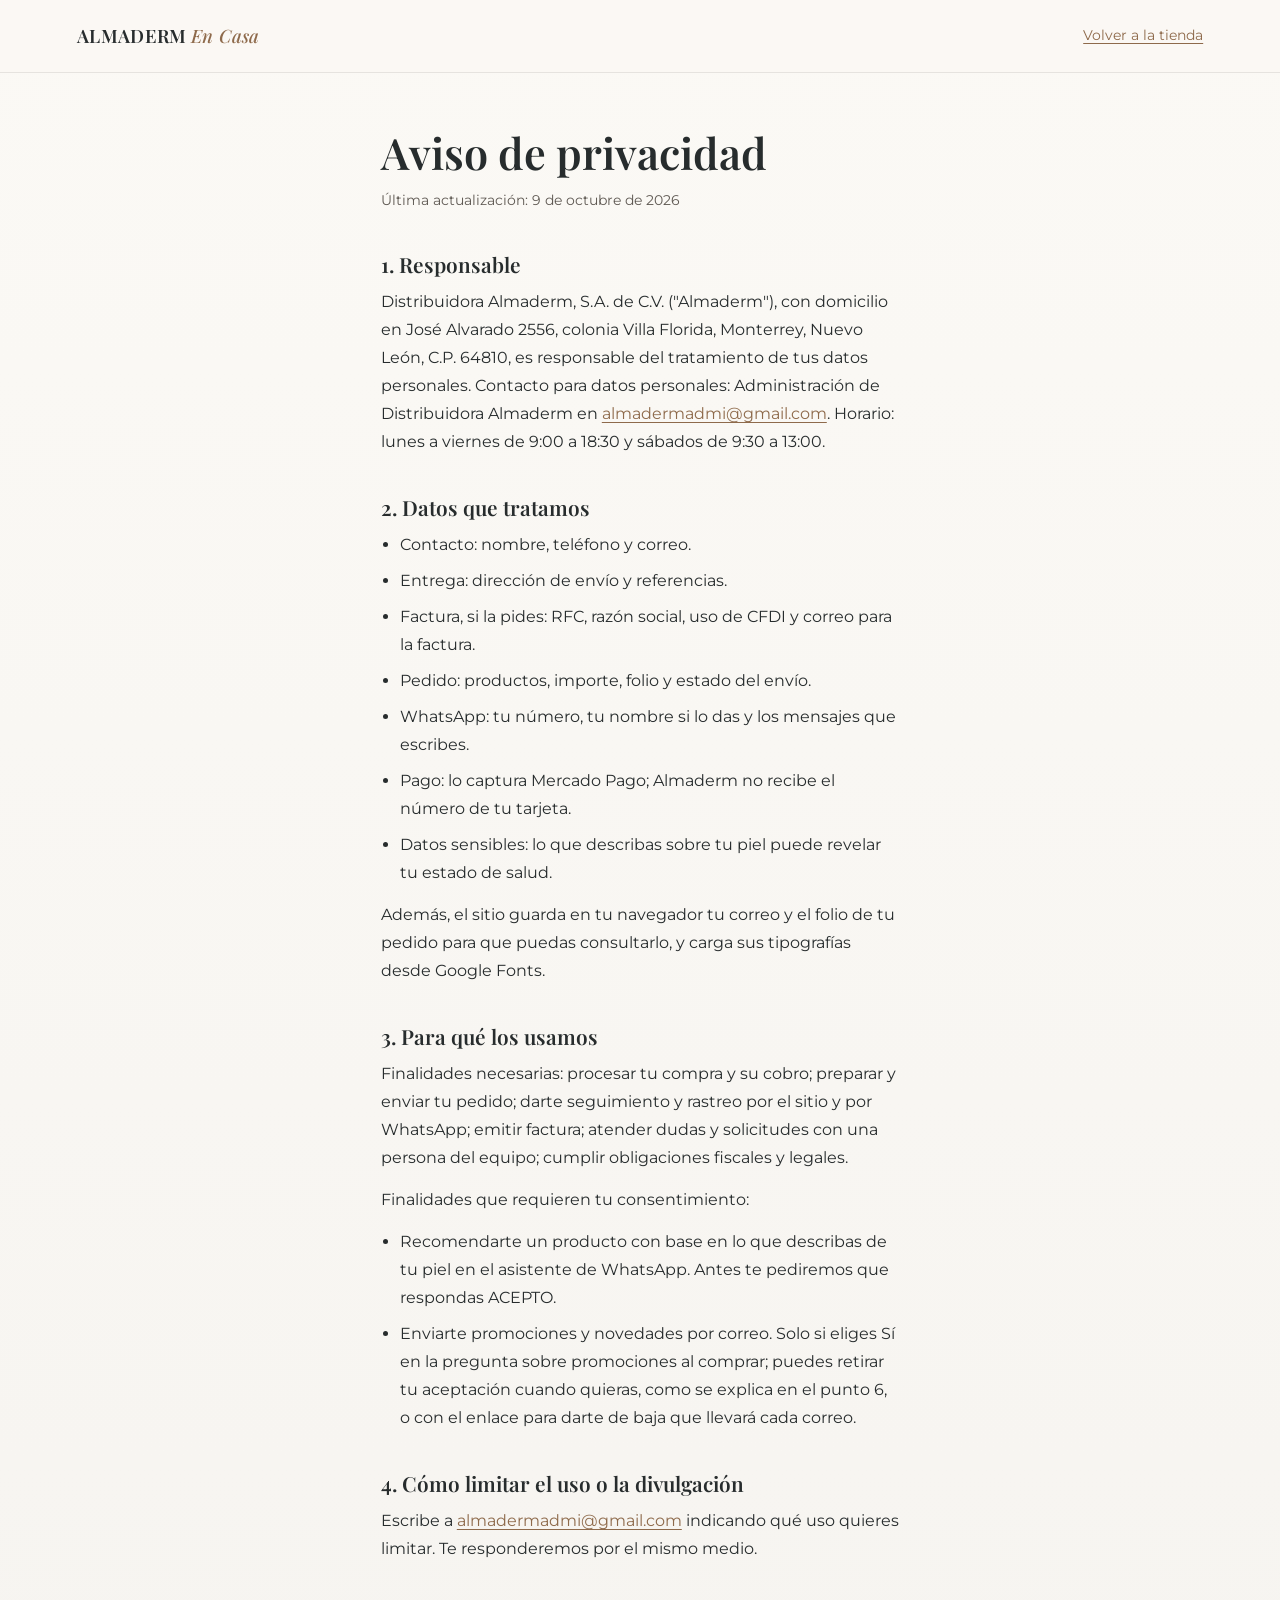
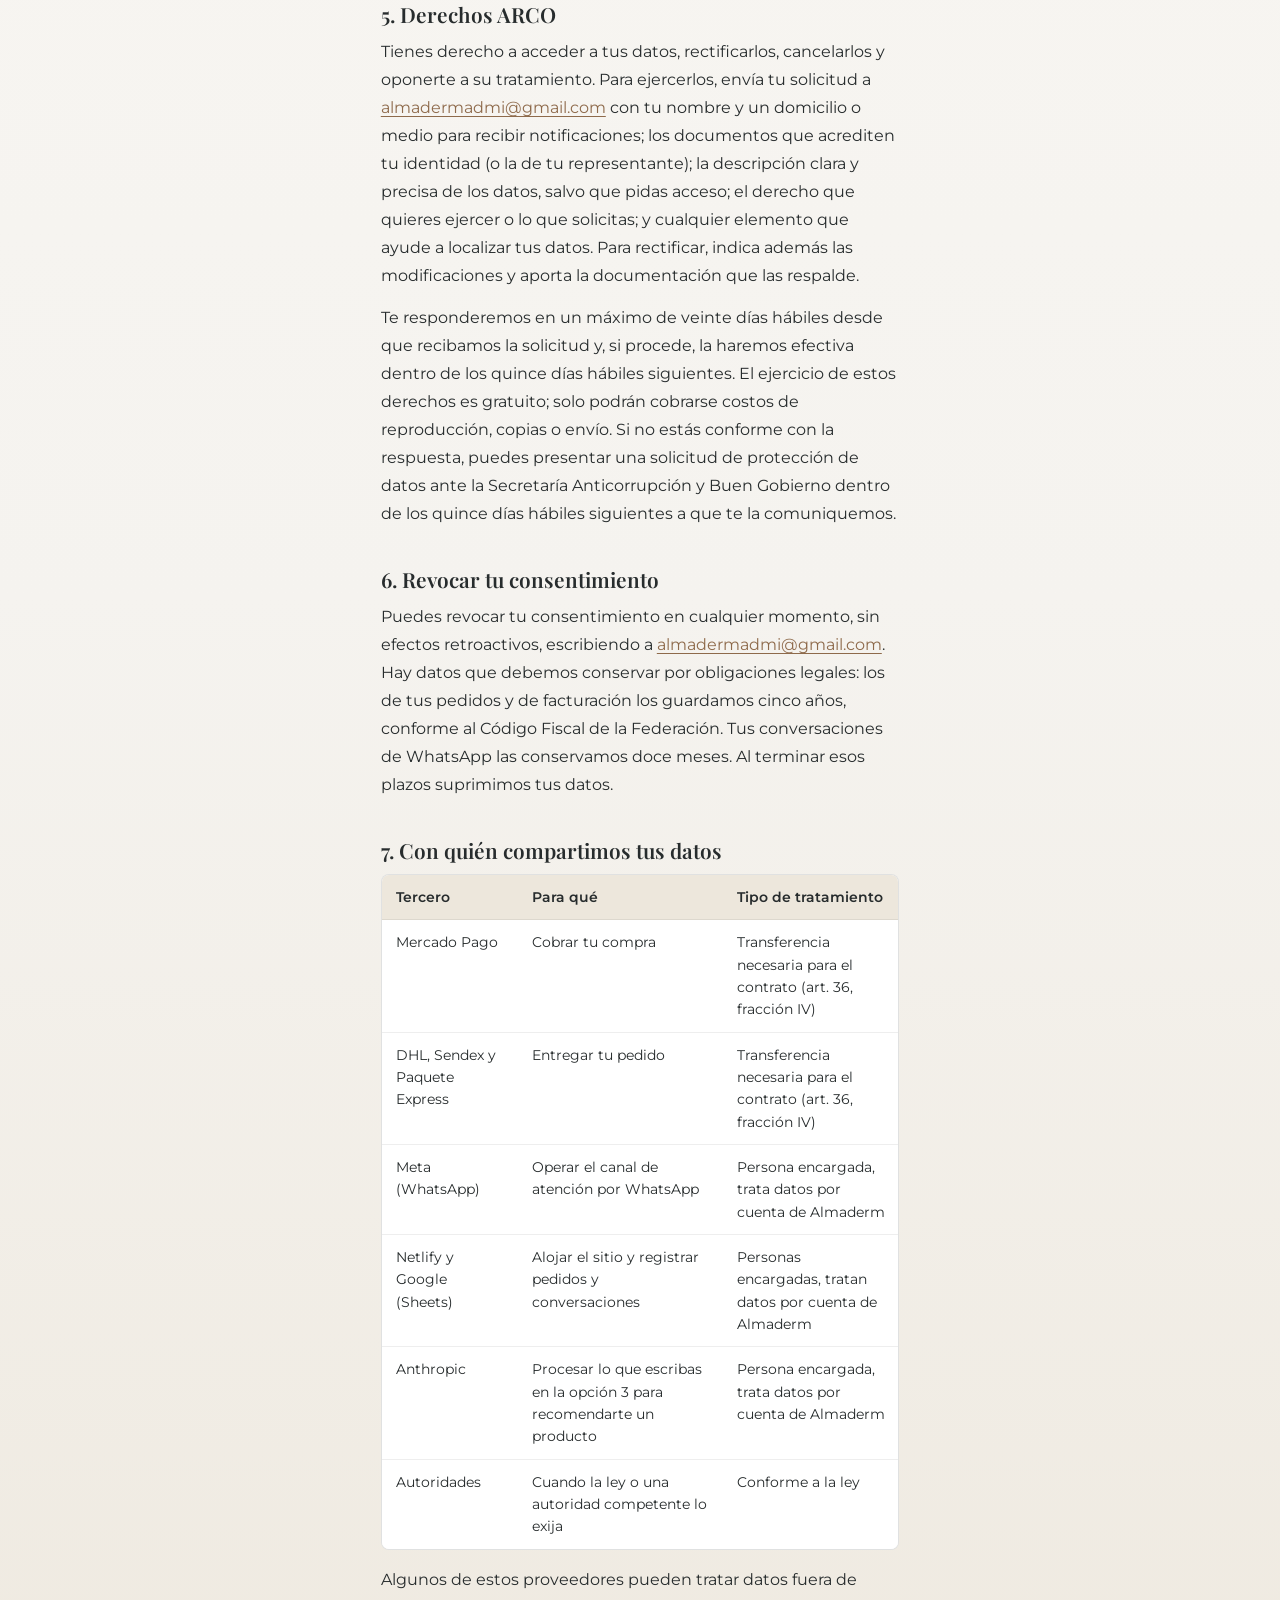
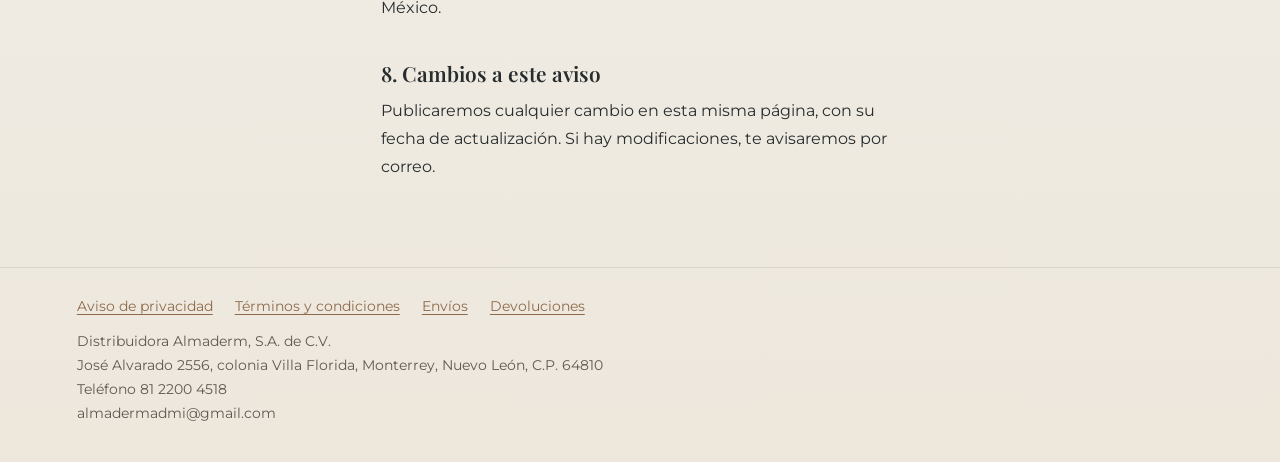
<file: aviso-privacidad.html>
<!DOCTYPE html>
<html lang="es">
<head>
<meta charset="UTF-8">
<meta name="viewport" content="width=device-width, initial-scale=1.0">
<title>Aviso de privacidad | Almaderm En Casa</title>
<meta name="description" content="Aviso de privacidad integral de Almaderm En Casa: qué datos tratamos, para qué, con quién los compartimos y cómo ejercer tus derechos.">
<link rel="icon" type="image/svg+xml" href="[data-uri]">
<link rel="preconnect" href="https://fonts.googleapis.com">
<link href="https://fonts.googleapis.com/css2?family=Playfair+Display:wght@500;600;700&family=Montserrat:wght@400;500;600&display=swap" rel="stylesheet">
<link rel="stylesheet" href="/legal.css">
</head>
<body>

<header class="topbar">
  <a class="wordmark" href="/">ALMADERM <span>En Casa</span></a>
  <a class="back" href="/">Volver a la tienda</a>
</header>

<main>
  <h1>Aviso de privacidad</h1>
  <p class="updated">Última actualización: 9 de octubre de 2026</p>

  <h2>1. Responsable</h2>
  <p>Distribuidora Almaderm, S.A. de C.V. ("Almaderm"), con domicilio en José Alvarado 2556, colonia Villa Florida, Monterrey, Nuevo León, C.P. 64810, es responsable del tratamiento de tus datos personales. Contacto para datos personales: Administración de Distribuidora Almaderm en <a href="mailto:almadermadmi@gmail.com">almadermadmi@gmail.com</a>. Horario: lunes a viernes de 9:00 a 18:30 y sábados de 9:30 a 13:00.</p>

  <h2>2. Datos que tratamos</h2>
  <ul>
    <li>Contacto: nombre, teléfono y correo.</li>
    <li>Entrega: dirección de envío y referencias.</li>
    <li>Factura, si la pides: RFC, razón social, uso de CFDI y correo para la factura.</li>
    <li>Pedido: productos, importe, folio y estado del envío.</li>
    <li>WhatsApp: tu número, tu nombre si lo das y los mensajes que escribes.</li>
    <li>Pago: lo captura Mercado Pago; Almaderm no recibe el número de tu tarjeta.</li>
    <li>Datos sensibles: lo que describas sobre tu piel puede revelar tu estado de salud.</li>
  </ul>
  <p>Además, el sitio guarda en tu navegador tu correo y el folio de tu pedido para que puedas consultarlo, y carga sus tipografías desde Google Fonts.</p>

  <h2>3. Para qué los usamos</h2>
  <p>Finalidades necesarias: procesar tu compra y su cobro; preparar y enviar tu pedido; darte seguimiento y rastreo por el sitio y por WhatsApp; emitir factura; atender dudas y solicitudes con una persona del equipo; cumplir obligaciones fiscales y legales.</p>
  <p>Finalidades que requieren tu consentimiento:</p>
  <ul>
    <li>Recomendarte un producto con base en lo que describas de tu piel en el asistente de WhatsApp. Antes te pediremos que respondas ACEPTO.</li>
    <li>Enviarte promociones y novedades por correo. Solo si eliges Sí en la pregunta sobre promociones al comprar; puedes retirar tu aceptación cuando quieras, como se explica en el punto 6, o con el enlace para darte de baja que llevará cada correo.</li>
  </ul>

  <h2>4. Cómo limitar el uso o la divulgación</h2>
  <p>Escribe a <a href="mailto:almadermadmi@gmail.com">almadermadmi@gmail.com</a> indicando qué uso quieres limitar. Te responderemos por el mismo medio.</p>

  <h2>5. Derechos ARCO</h2>
  <p>Tienes derecho a acceder a tus datos, rectificarlos, cancelarlos y oponerte a su tratamiento. Para ejercerlos, envía tu solicitud a <a href="mailto:almadermadmi@gmail.com">almadermadmi@gmail.com</a> con tu nombre y un domicilio o medio para recibir notificaciones; los documentos que acrediten tu identidad (o la de tu representante); la descripción clara y precisa de los datos, salvo que pidas acceso; el derecho que quieres ejercer o lo que solicitas; y cualquier elemento que ayude a localizar tus datos. Para rectificar, indica además las modificaciones y aporta la documentación que las respalde.</p>
  <p>Te responderemos en un máximo de veinte días hábiles desde que recibamos la solicitud y, si procede, la haremos efectiva dentro de los quince días hábiles siguientes. El ejercicio de estos derechos es gratuito; solo podrán cobrarse costos de reproducción, copias o envío. Si no estás conforme con la respuesta, puedes presentar una solicitud de protección de datos ante la Secretaría Anticorrupción y Buen Gobierno dentro de los quince días hábiles siguientes a que te la comuniquemos.</p>

  <h2>6. Revocar tu consentimiento</h2>
  <p>Puedes revocar tu consentimiento en cualquier momento, sin efectos retroactivos, escribiendo a <a href="mailto:almadermadmi@gmail.com">almadermadmi@gmail.com</a>. Hay datos que debemos conservar por obligaciones legales: los de tus pedidos y de facturación los guardamos cinco años, conforme al Código Fiscal de la Federación. Tus conversaciones de WhatsApp las conservamos doce meses. Al terminar esos plazos suprimimos tus datos.</p>

  <h2>7. Con quién compartimos tus datos</h2>
  <div class="table-wrap">
    <table>
      <thead>
        <tr>
          <th scope="col">Tercero</th>
          <th scope="col">Para qué</th>
          <th scope="col">Tipo de tratamiento</th>
        </tr>
      </thead>
      <tbody>
        <tr>
          <td>Mercado Pago</td>
          <td>Cobrar tu compra</td>
          <td>Transferencia necesaria para el contrato (art. 36, fracción IV)</td>
        </tr>
        <tr>
          <td>DHL, Sendex y Paquete Express</td>
          <td>Entregar tu pedido</td>
          <td>Transferencia necesaria para el contrato (art. 36, fracción IV)</td>
        </tr>
        <tr>
          <td>Meta (WhatsApp)</td>
          <td>Operar el canal de atención por WhatsApp</td>
          <td>Persona encargada, trata datos por cuenta de Almaderm</td>
        </tr>
        <tr>
          <td>Netlify y Google (Sheets)</td>
          <td>Alojar el sitio y registrar pedidos y conversaciones</td>
          <td>Personas encargadas, tratan datos por cuenta de Almaderm</td>
        </tr>
        <tr>
          <td>Anthropic</td>
          <td>Procesar lo que escribas en la opción 3 para recomendarte un producto</td>
          <td>Persona encargada, trata datos por cuenta de Almaderm</td>
        </tr>
        <tr>
          <td>Autoridades</td>
          <td>Cuando la ley o una autoridad competente lo exija</td>
          <td>Conforme a la ley</td>
        </tr>
      </tbody>
    </table>
  </div>
  <p>Algunos de estos proveedores pueden tratar datos fuera de México.</p>

  <h2>8. Cambios a este aviso</h2>
  <p>Publicaremos cualquier cambio en esta misma página, con su fecha de actualización. Si hay modificaciones, te avisaremos por correo.</p>
</main>

<footer class="site-footer">
  <nav aria-label="Políticas del sitio">
    <a href="/aviso-privacidad.html">Aviso de privacidad</a>
    <a href="/terminos.html">Términos y condiciones</a>
    <a href="/envios.html">Envíos</a>
    <a href="/devoluciones.html">Devoluciones</a>
  </nav>
  <p>Distribuidora Almaderm, S.A. de C.V.</p>
  <p>José Alvarado 2556, colonia Villa Florida, Monterrey, Nuevo León, C.P. 64810</p>
  <p>Teléfono 81 2200 4518</p>
  <p>almadermadmi@gmail.com</p>
</footer>

</body>
</html>
</file>
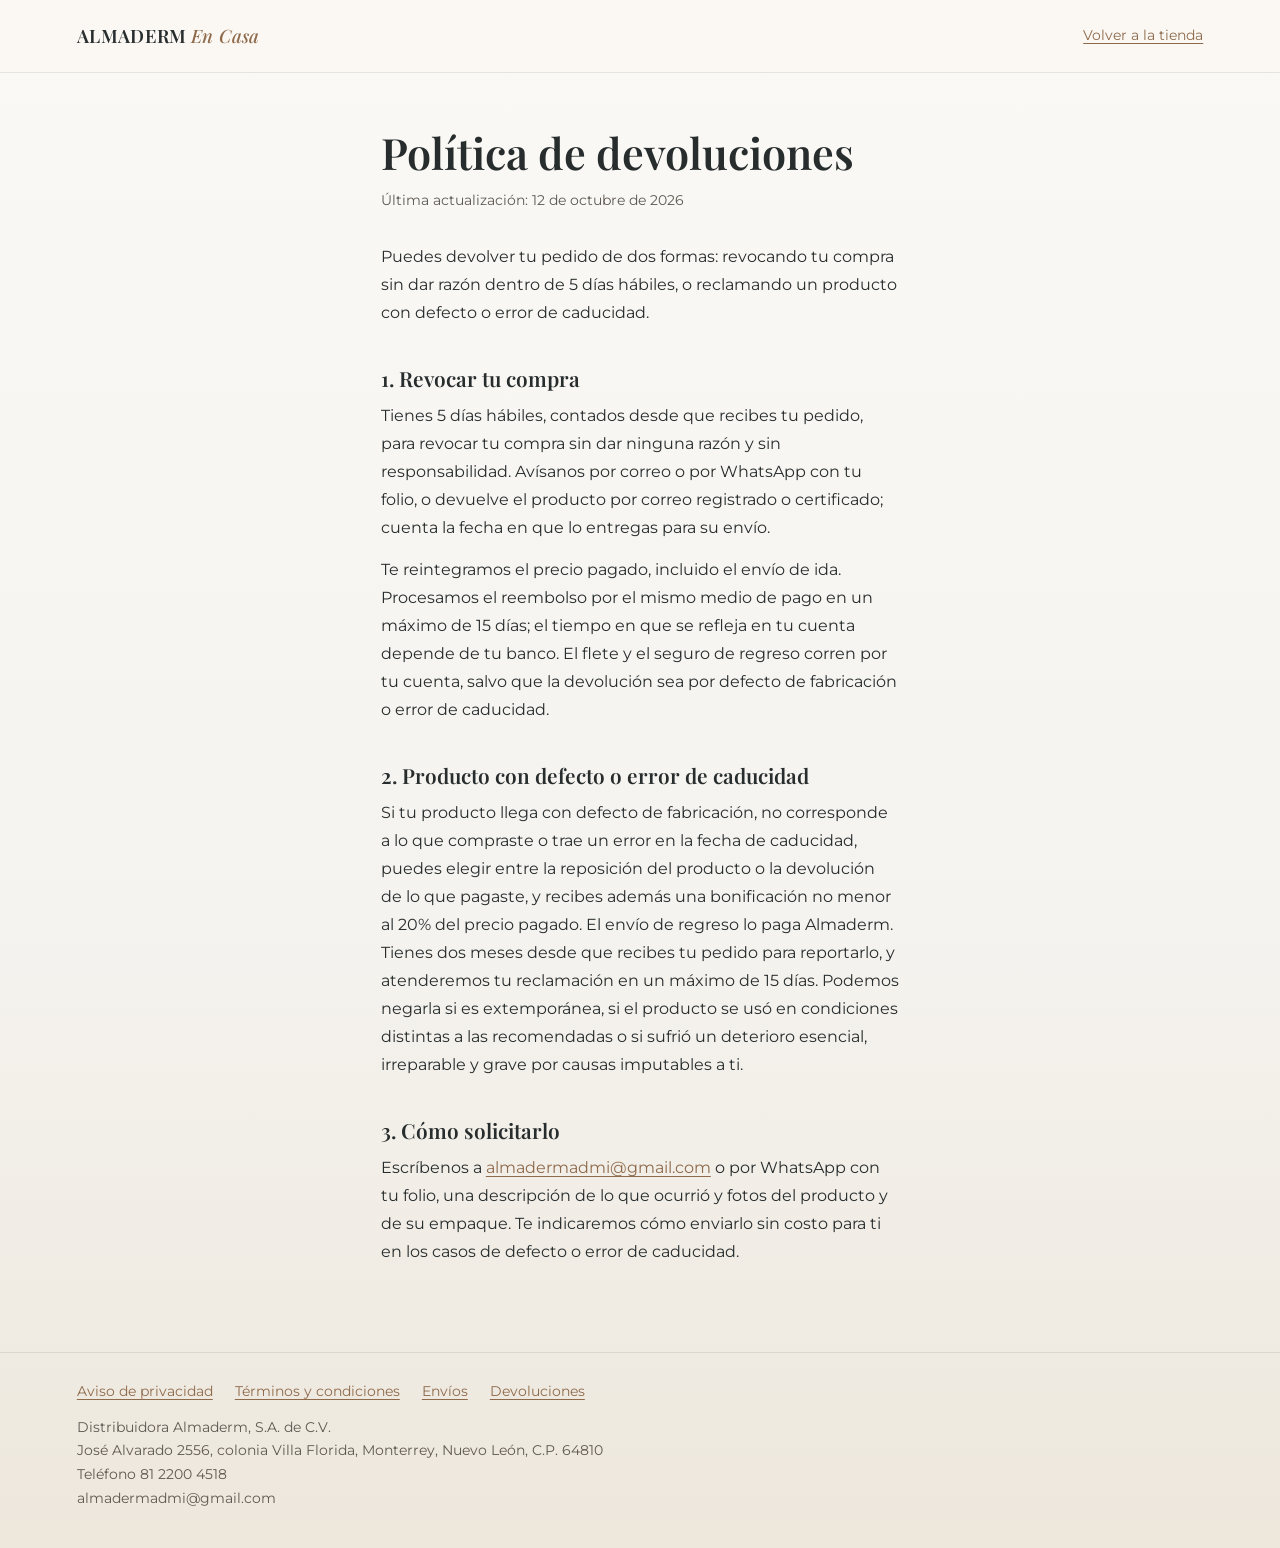
<file: devoluciones.html>
<!DOCTYPE html>
<html lang="es">
<head>
<meta charset="UTF-8">
<meta name="viewport" content="width=device-width, initial-scale=1.0">
<title>Política de devoluciones | Almaderm En Casa</title>
<meta name="description" content="Política de devoluciones de Almaderm En Casa: revocación de compra en 5 días hábiles y reclamo por defecto o error de caducidad.">
<link rel="icon" type="image/svg+xml" href="[data-uri]">
<link rel="preconnect" href="https://fonts.googleapis.com">
<link href="https://fonts.googleapis.com/css2?family=Playfair+Display:wght@500;600;700&family=Montserrat:wght@400;500;600&display=swap" rel="stylesheet">
<link rel="stylesheet" href="/legal.css">
</head>
<body>

<header class="topbar">
  <a class="wordmark" href="/">ALMADERM <span>En Casa</span></a>
  <a class="back" href="/">Volver a la tienda</a>
</header>

<main>
  <h1>Política de devoluciones</h1>
  <p class="updated">Última actualización: 12 de octubre de 2026</p>

  <p>Puedes devolver tu pedido de dos formas: revocando tu compra sin dar razón dentro de 5 días hábiles, o reclamando un producto con defecto o error de caducidad.</p>

  <h2>1. Revocar tu compra</h2>
  <p>Tienes 5 días hábiles, contados desde que recibes tu pedido, para revocar tu compra sin dar ninguna razón y sin responsabilidad. Avísanos por correo o por WhatsApp con tu folio, o devuelve el producto por correo registrado o certificado; cuenta la fecha en que lo entregas para su envío.</p>
  <p>Te reintegramos el precio pagado, incluido el envío de ida. Procesamos el reembolso por el mismo medio de pago en un máximo de 15 días; el tiempo en que se refleja en tu cuenta depende de tu banco. El flete y el seguro de regreso corren por tu cuenta, salvo que la devolución sea por defecto de fabricación o error de caducidad.</p>

  <h2>2. Producto con defecto o error de caducidad</h2>
  <p>Si tu producto llega con defecto de fabricación, no corresponde a lo que compraste o trae un error en la fecha de caducidad, puedes elegir entre la reposición del producto o la devolución de lo que pagaste, y recibes además una bonificación no menor al 20% del precio pagado. El envío de regreso lo paga Almaderm. Tienes dos meses desde que recibes tu pedido para reportarlo, y atenderemos tu reclamación en un máximo de 15 días. Podemos negarla si es extemporánea, si el producto se usó en condiciones distintas a las recomendadas o si sufrió un deterioro esencial, irreparable y grave por causas imputables a ti.</p>

  <h2>3. Cómo solicitarlo</h2>
  <p>Escríbenos a <a href="mailto:almadermadmi@gmail.com">almadermadmi@gmail.com</a> o por WhatsApp con tu folio, una descripción de lo que ocurrió y fotos del producto y de su empaque. Te indicaremos cómo enviarlo sin costo para ti en los casos de defecto o error de caducidad.</p>
</main>

<footer class="site-footer">
  <nav aria-label="Políticas del sitio">
    <a href="/aviso-privacidad.html">Aviso de privacidad</a>
    <a href="/terminos.html">Términos y condiciones</a>
    <a href="/envios.html">Envíos</a>
    <a href="/devoluciones.html">Devoluciones</a>
  </nav>
  <p>Distribuidora Almaderm, S.A. de C.V.</p>
  <p>José Alvarado 2556, colonia Villa Florida, Monterrey, Nuevo León, C.P. 64810</p>
  <p>Teléfono 81 2200 4518</p>
  <p>almadermadmi@gmail.com</p>
</footer>

</body>
</html>
</file>
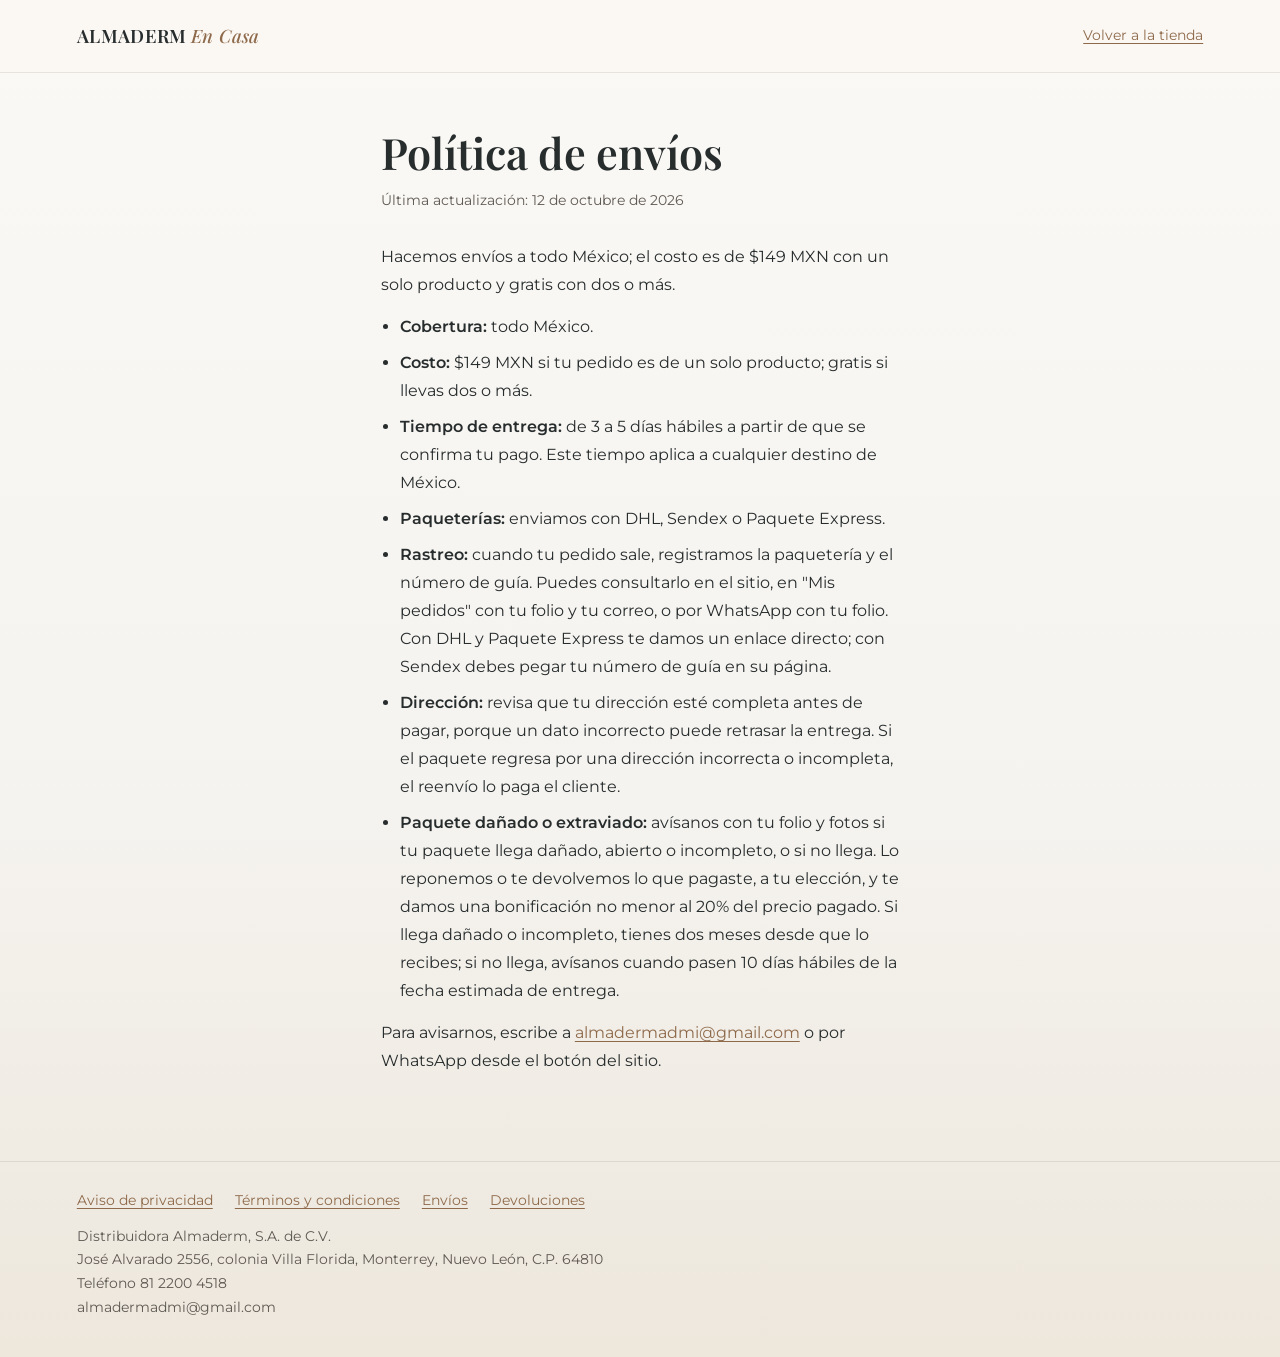
<file: envios.html>
<!DOCTYPE html>
<html lang="es">
<head>
<meta charset="UTF-8">
<meta name="viewport" content="width=device-width, initial-scale=1.0">
<title>Política de envíos | Almaderm En Casa</title>
<meta name="description" content="Política de envíos de Almaderm En Casa: cobertura, costo, tiempos de entrega, paqueterías y rastreo.">
<link rel="icon" type="image/svg+xml" href="[data-uri]">
<link rel="preconnect" href="https://fonts.googleapis.com">
<link href="https://fonts.googleapis.com/css2?family=Playfair+Display:wght@500;600;700&family=Montserrat:wght@400;500;600&display=swap" rel="stylesheet">
<link rel="stylesheet" href="/legal.css">
</head>
<body>

<header class="topbar">
  <a class="wordmark" href="/">ALMADERM <span>En Casa</span></a>
  <a class="back" href="/">Volver a la tienda</a>
</header>

<main>
  <h1>Política de envíos</h1>
  <p class="updated">Última actualización: 12 de octubre de 2026</p>

  <p>Hacemos envíos a todo México; el costo es de $149 MXN con un solo producto y gratis con dos o más.</p>

  <ul>
    <li><strong>Cobertura:</strong> todo México.</li>
    <li><strong>Costo:</strong> $149 MXN si tu pedido es de un solo producto; gratis si llevas dos o más.</li>
    <li><strong>Tiempo de entrega:</strong> de 3 a 5 días hábiles a partir de que se confirma tu pago. Este tiempo aplica a cualquier destino de México.</li>
    <li><strong>Paqueterías:</strong> enviamos con DHL, Sendex o Paquete Express.</li>
    <li><strong>Rastreo:</strong> cuando tu pedido sale, registramos la paquetería y el número de guía. Puedes consultarlo en el sitio, en "Mis pedidos" con tu folio y tu correo, o por WhatsApp con tu folio. Con DHL y Paquete Express te damos un enlace directo; con Sendex debes pegar tu número de guía en su página.</li>
    <li><strong>Dirección:</strong> revisa que tu dirección esté completa antes de pagar, porque un dato incorrecto puede retrasar la entrega. Si el paquete regresa por una dirección incorrecta o incompleta, el reenvío lo paga el cliente.</li>
    <li><strong>Paquete dañado o extraviado:</strong> avísanos con tu folio y fotos si tu paquete llega dañado, abierto o incompleto, o si no llega. Lo reponemos o te devolvemos lo que pagaste, a tu elección, y te damos una bonificación no menor al 20% del precio pagado. Si llega dañado o incompleto, tienes dos meses desde que lo recibes; si no llega, avísanos cuando pasen 10 días hábiles de la fecha estimada de entrega.</li>
  </ul>

  <p>Para avisarnos, escribe a <a href="mailto:almadermadmi@gmail.com">almadermadmi@gmail.com</a> o por WhatsApp desde el botón del sitio.</p>
</main>

<footer class="site-footer">
  <nav aria-label="Políticas del sitio">
    <a href="/aviso-privacidad.html">Aviso de privacidad</a>
    <a href="/terminos.html">Términos y condiciones</a>
    <a href="/envios.html">Envíos</a>
    <a href="/devoluciones.html">Devoluciones</a>
  </nav>
  <p>Distribuidora Almaderm, S.A. de C.V.</p>
  <p>José Alvarado 2556, colonia Villa Florida, Monterrey, Nuevo León, C.P. 64810</p>
  <p>Teléfono 81 2200 4518</p>
  <p>almadermadmi@gmail.com</p>
</footer>

</body>
</html>
</file>
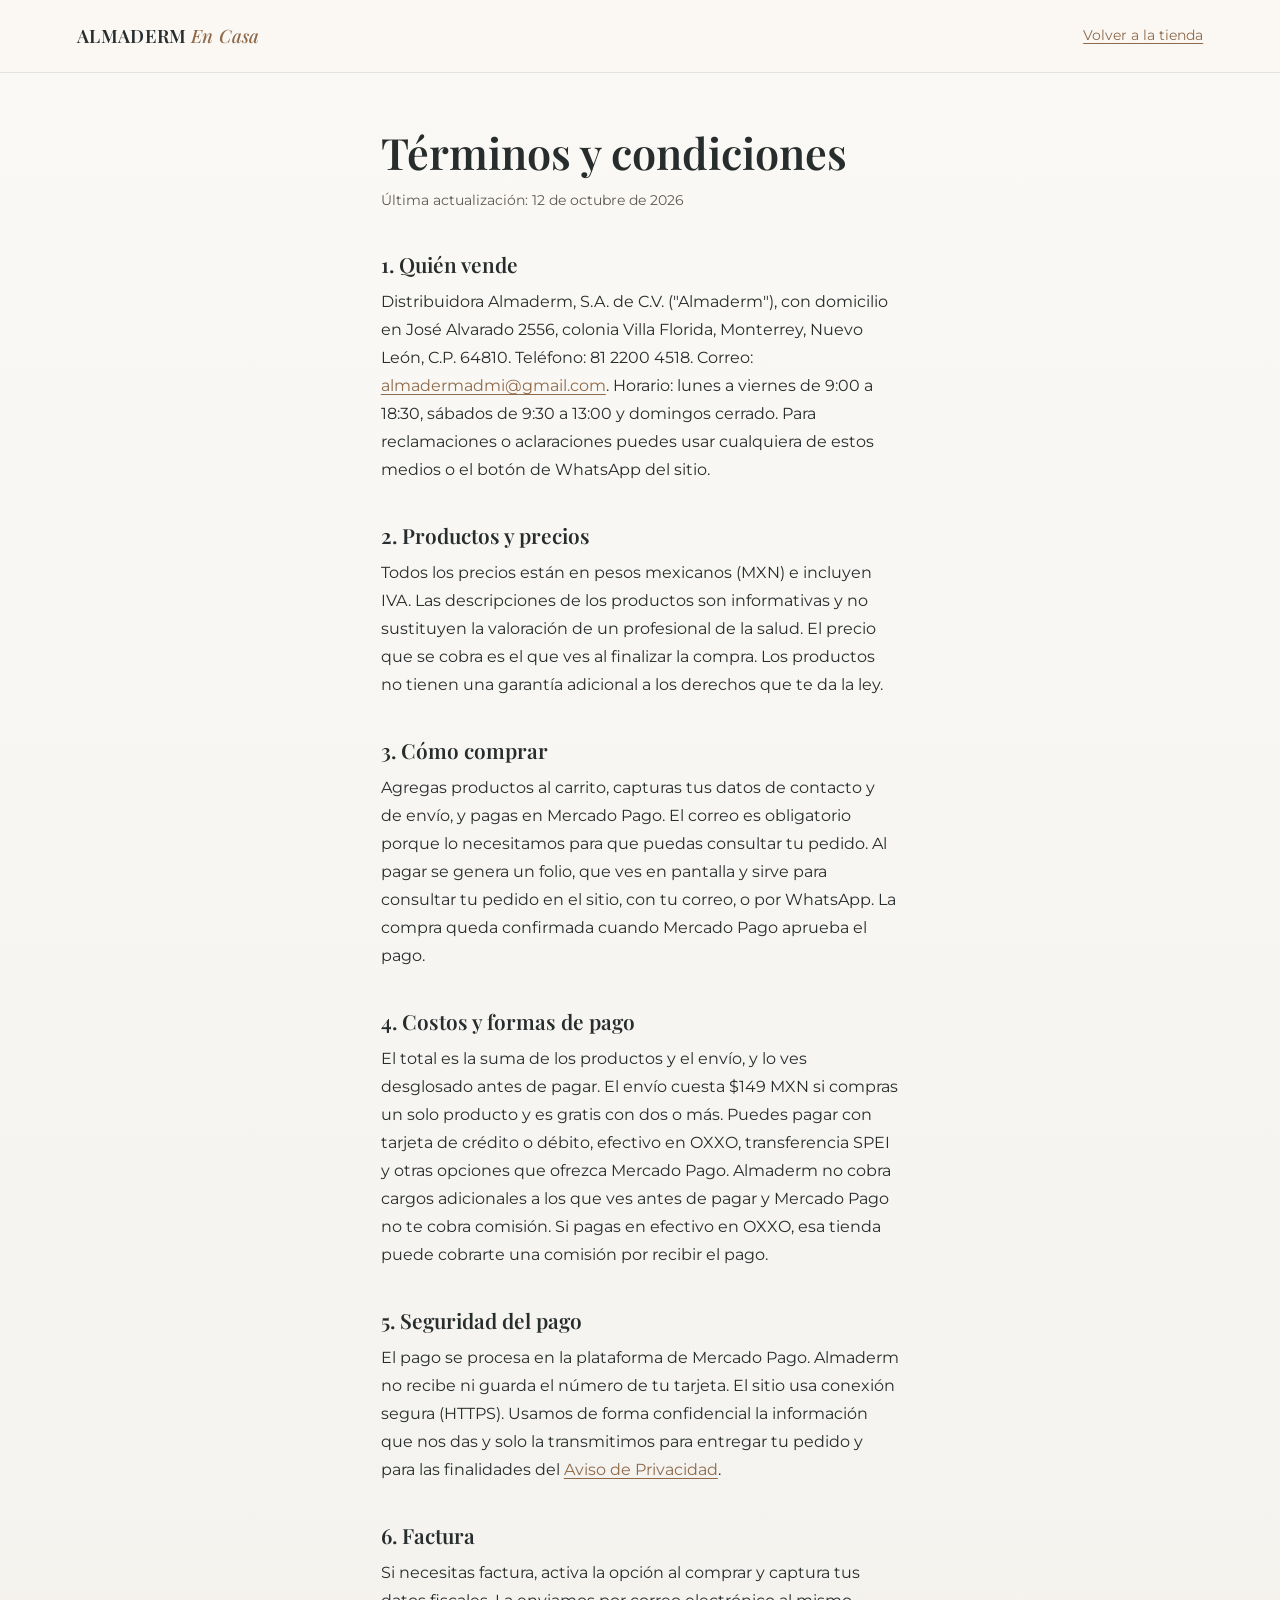
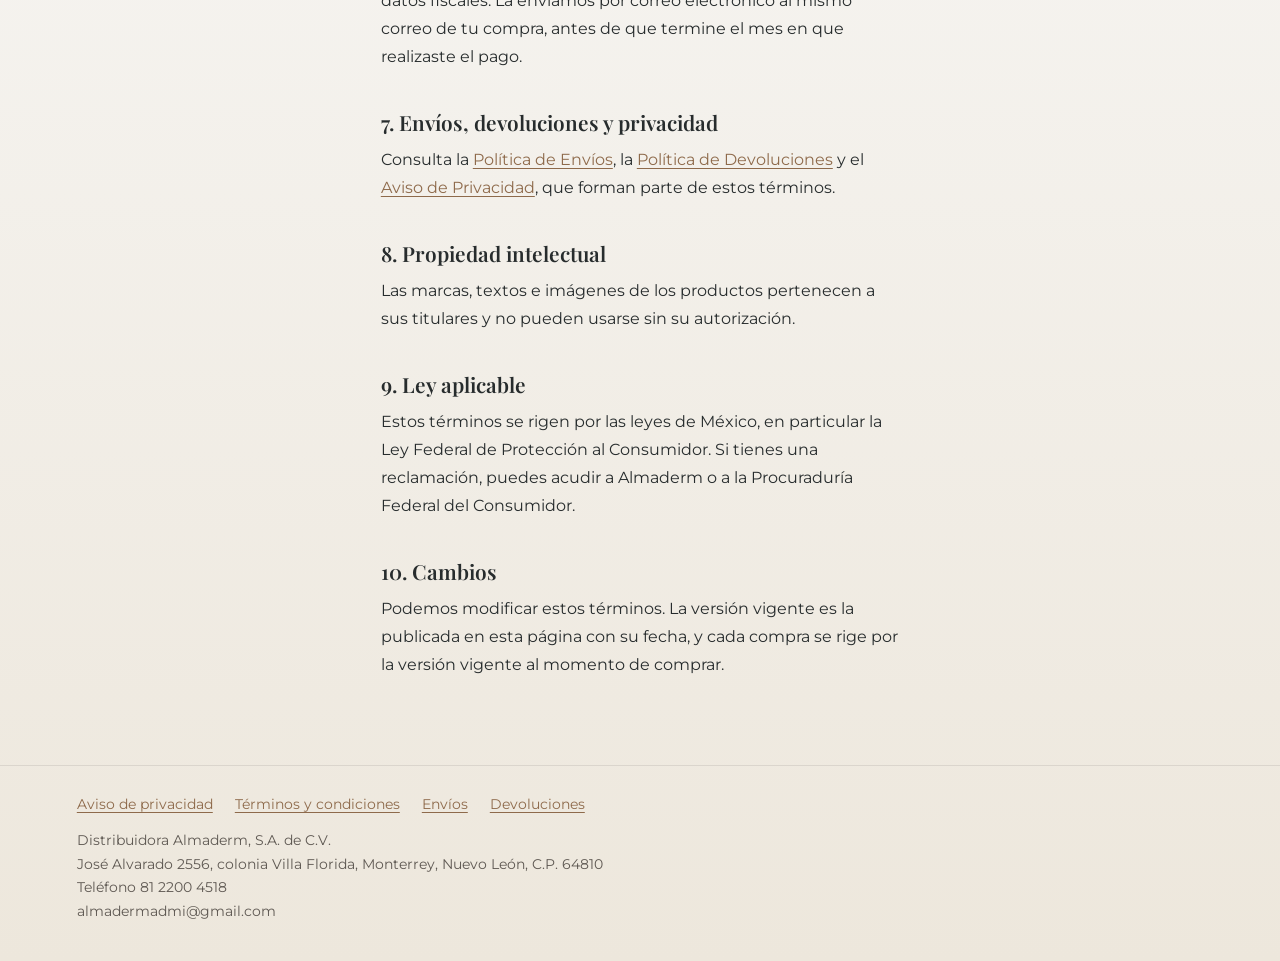
<file: terminos.html>
<!DOCTYPE html>
<html lang="es">
<head>
<meta charset="UTF-8">
<meta name="viewport" content="width=device-width, initial-scale=1.0">
<title>Términos y condiciones | Almaderm En Casa</title>
<meta name="description" content="Términos y condiciones de compra de Almaderm En Casa: quién vende, precios, formas de pago, factura y ley aplicable.">
<link rel="icon" type="image/svg+xml" href="[data-uri]">
<link rel="preconnect" href="https://fonts.googleapis.com">
<link href="https://fonts.googleapis.com/css2?family=Playfair+Display:wght@500;600;700&family=Montserrat:wght@400;500;600&display=swap" rel="stylesheet">
<link rel="stylesheet" href="/legal.css">
</head>
<body>

<header class="topbar">
  <a class="wordmark" href="/">ALMADERM <span>En Casa</span></a>
  <a class="back" href="/">Volver a la tienda</a>
</header>

<main>
  <h1>Términos y condiciones</h1>
  <p class="updated">Última actualización: 12 de octubre de 2026</p>

  <h2>1. Quién vende</h2>
  <p>Distribuidora Almaderm, S.A. de C.V. ("Almaderm"), con domicilio en José Alvarado 2556, colonia Villa Florida, Monterrey, Nuevo León, C.P. 64810. Teléfono: 81 2200 4518. Correo: <a href="mailto:almadermadmi@gmail.com">almadermadmi@gmail.com</a>. Horario: lunes a viernes de 9:00 a 18:30, sábados de 9:30 a 13:00 y domingos cerrado. Para reclamaciones o aclaraciones puedes usar cualquiera de estos medios o el botón de WhatsApp del sitio.</p>

  <h2>2. Productos y precios</h2>
  <p>Todos los precios están en pesos mexicanos (MXN) e incluyen IVA. Las descripciones de los productos son informativas y no sustituyen la valoración de un profesional de la salud. El precio que se cobra es el que ves al finalizar la compra. Los productos no tienen una garantía adicional a los derechos que te da la ley.</p>

  <h2>3. Cómo comprar</h2>
  <p>Agregas productos al carrito, capturas tus datos de contacto y de envío, y pagas en Mercado Pago. El correo es obligatorio porque lo necesitamos para que puedas consultar tu pedido. Al pagar se genera un folio, que ves en pantalla y sirve para consultar tu pedido en el sitio, con tu correo, o por WhatsApp. La compra queda confirmada cuando Mercado Pago aprueba el pago.</p>

  <h2>4. Costos y formas de pago</h2>
  <p>El total es la suma de los productos y el envío, y lo ves desglosado antes de pagar. El envío cuesta $149 MXN si compras un solo producto y es gratis con dos o más. Puedes pagar con tarjeta de crédito o débito, efectivo en OXXO, transferencia SPEI y otras opciones que ofrezca Mercado Pago. Almaderm no cobra cargos adicionales a los que ves antes de pagar y Mercado Pago no te cobra comisión. Si pagas en efectivo en OXXO, esa tienda puede cobrarte una comisión por recibir el pago.</p>

  <h2>5. Seguridad del pago</h2>
  <p>El pago se procesa en la plataforma de Mercado Pago. Almaderm no recibe ni guarda el número de tu tarjeta. El sitio usa conexión segura (HTTPS). Usamos de forma confidencial la información que nos das y solo la transmitimos para entregar tu pedido y para las finalidades del <a href="/aviso-privacidad.html">Aviso de Privacidad</a>.</p>

  <h2>6. Factura</h2>
  <p>Si necesitas factura, activa la opción al comprar y captura tus datos fiscales. La enviamos por correo electrónico al mismo correo de tu compra, antes de que termine el mes en que realizaste el pago.</p>

  <h2>7. Envíos, devoluciones y privacidad</h2>
  <p>Consulta la <a href="/envios.html">Política de Envíos</a>, la <a href="/devoluciones.html">Política de Devoluciones</a> y el <a href="/aviso-privacidad.html">Aviso de Privacidad</a>, que forman parte de estos términos.</p>

  <h2>8. Propiedad intelectual</h2>
  <p>Las marcas, textos e imágenes de los productos pertenecen a sus titulares y no pueden usarse sin su autorización.</p>

  <h2>9. Ley aplicable</h2>
  <p>Estos términos se rigen por las leyes de México, en particular la Ley Federal de Protección al Consumidor. Si tienes una reclamación, puedes acudir a Almaderm o a la Procuraduría Federal del Consumidor.</p>

  <h2>10. Cambios</h2>
  <p>Podemos modificar estos términos. La versión vigente es la publicada en esta página con su fecha, y cada compra se rige por la versión vigente al momento de comprar.</p>
</main>

<footer class="site-footer">
  <nav aria-label="Políticas del sitio">
    <a href="/aviso-privacidad.html">Aviso de privacidad</a>
    <a href="/terminos.html">Términos y condiciones</a>
    <a href="/envios.html">Envíos</a>
    <a href="/devoluciones.html">Devoluciones</a>
  </nav>
  <p>Distribuidora Almaderm, S.A. de C.V.</p>
  <p>José Alvarado 2556, colonia Villa Florida, Monterrey, Nuevo León, C.P. 64810</p>
  <p>Teléfono 81 2200 4518</p>
  <p>almadermadmi@gmail.com</p>
</footer>

</body>
</html>
</file>
<file: legal.css>
:root{
  --crema: #F5F3EF;
  --crema-soft: #FBF9F5;
  --crema-deep: #EDE7DC;
  --carbon: #272C2D;
  --carbon-muted: #5F5953;
  --dorado: #B79E76;
  --dorado-deep: #8E6A4B;
}

*{ box-sizing: border-box; margin: 0; padding: 0; }

html{ -webkit-text-size-adjust: 100%; }

body{
  background: linear-gradient(180deg, var(--crema-soft) 0%, var(--crema) 60%, var(--crema-deep) 100%);
  color: var(--carbon);
  font-family: 'Montserrat', sans-serif;
  font-weight: 400;
  font-size: 1rem;
  line-height: 1.75;
  min-height: 100vh;
  display: flex;
  flex-direction: column;
}

a{ color: var(--dorado-deep); text-underline-offset: 3px; }
a:hover{ color: var(--carbon); }

:focus-visible{
  outline: 2px solid var(--dorado-deep);
  outline-offset: 3px;
  border-radius: 2px;
}

.topbar{
  display: flex;
  align-items: center;
  justify-content: space-between;
  gap: 16px;
  padding: 20px 6vw;
  border-bottom: 1px solid rgba(39,44,45,0.1);
  background: rgba(251,249,245,0.92);
}

.wordmark{
  font-family: 'Playfair Display', serif;
  font-weight: 600;
  font-size: 1.15rem;
  letter-spacing: 0.02em;
  color: var(--carbon);
  text-decoration: none;
}
.wordmark span{ color: var(--dorado-deep); font-style: italic; font-weight: 500; }

.back{ font-size: 0.85rem; }

main{
  flex: 1;
  width: 100%;
  max-width: 42rem;
  margin: 0 auto;
  padding: 6vh 6vw 8vh;
}

h1{
  font-family: 'Playfair Display', serif;
  font-weight: 600;
  font-size: clamp(1.9rem, 4.4vw, 2.7rem);
  line-height: 1.2;
  margin-bottom: 10px;
}

.updated{
  color: var(--carbon-muted);
  font-size: 0.85rem;
  margin-bottom: 30px;
}

h2{
  font-family: 'Playfair Display', serif;
  font-weight: 600;
  font-size: 1.3rem;
  line-height: 1.3;
  margin: 38px 0 10px;
}

p{ margin-bottom: 14px; }

ul{ margin: 0 0 14px 1.2rem; }
li{ margin-bottom: 8px; }

strong{ font-weight: 600; }

.table-wrap{
  overflow-x: auto;
  margin: 6px 0 16px;
  border: 1px solid rgba(39,44,45,0.14);
  border-radius: 8px;
  background: #FFFFFF;
}

table{
  width: 100%;
  border-collapse: collapse;
  font-size: 0.9rem;
  line-height: 1.55;
  min-width: 520px;
}

th, td{
  text-align: left;
  padding: 11px 14px;
  border-bottom: 1px solid rgba(39,44,45,0.08);
  vertical-align: top;
}

th{ font-weight: 600; background: var(--crema-deep); }
tr:last-child td{ border-bottom: none; }

.site-footer{
  border-top: 1px solid rgba(39,44,45,0.1);
  padding: 28px 6vw 36px;
  font-size: 0.85rem;
  line-height: 1.6;
  color: var(--carbon-muted);
}

.site-footer nav{
  display: flex;
  flex-wrap: wrap;
  gap: 6px 22px;
  margin-bottom: 14px;
}

.site-footer p{ margin-bottom: 2px; }

@media (max-width: 600px){
  .topbar{ padding: 14px 5vw; }
  .wordmark{ font-size: 1rem; }
  main{ padding: 4vh 5vw 6vh; }
}
</file>
